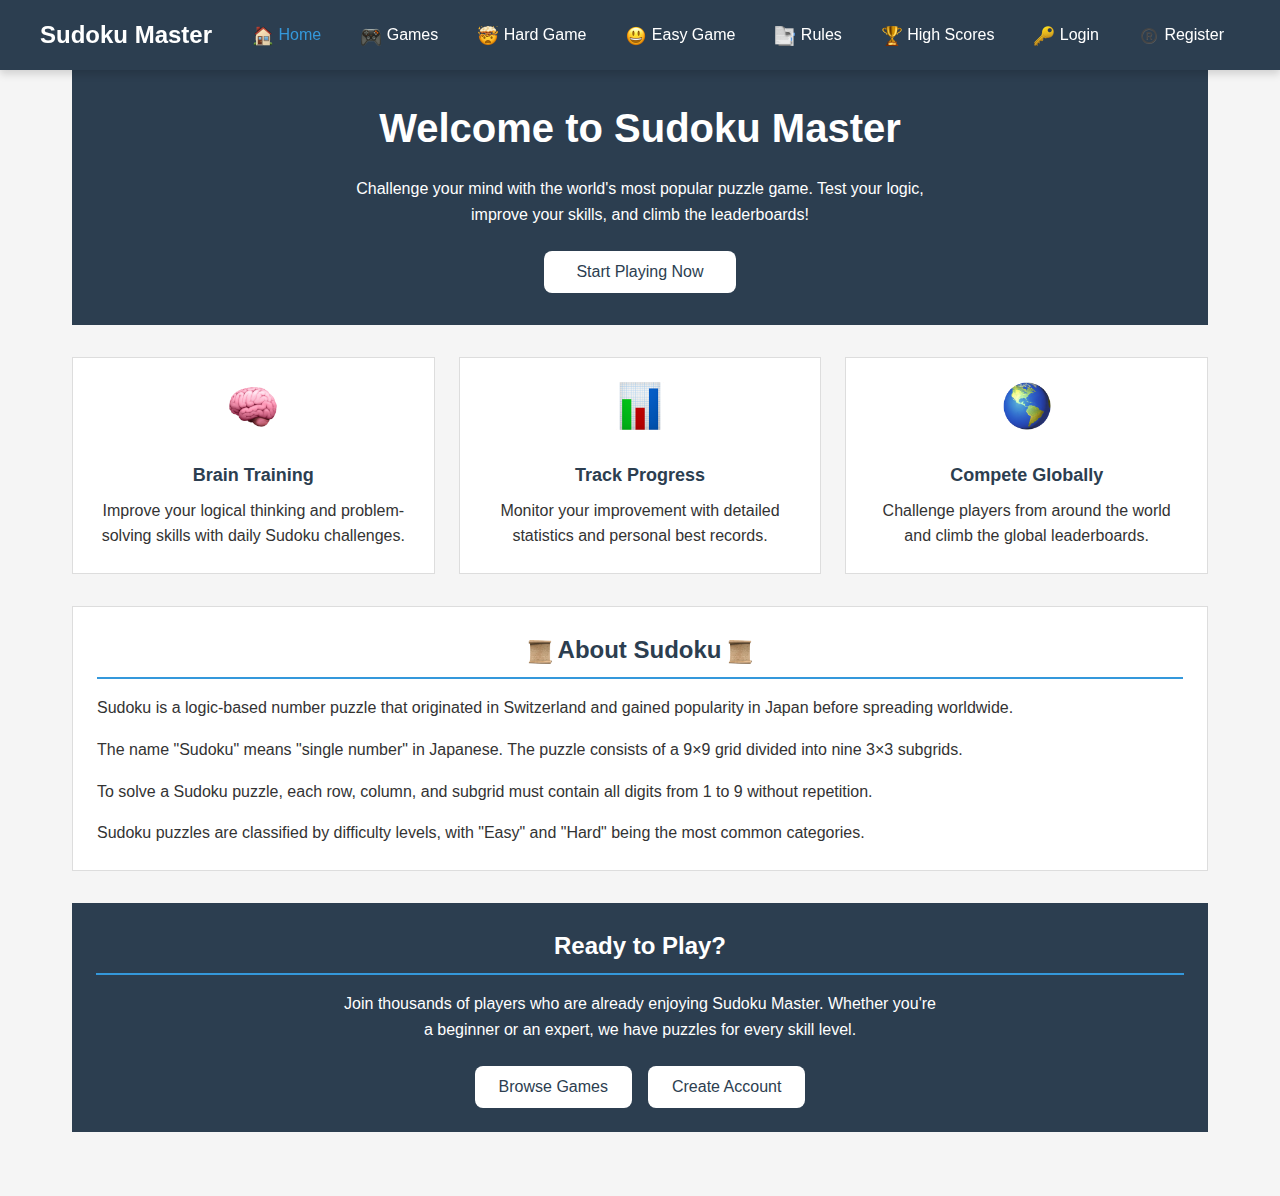
<file: index.html>
<!DOCTYPE html>
<html lang="en">

<head>
    <meta charset="UTF-8">
    <meta name="viewport" content="width=device-width, initial-scale=1.0">
    <title>Sudoku Master - Home</title>
    <link rel="stylesheet" href="common/variables.css">
    <link rel="stylesheet" href="common/common.css">
    <link rel="stylesheet" href="common/navbar.css">
    <link rel="stylesheet" href="common/home.css">
</head>

<body>
    <!-- Navigation Bar -->
    <nav class="navbar">
        <div class="nav-container">
            <div class="nav-brand">
                <a href="./">Sudoku Master</a>
            </div>
            <!-- Mobile navigation toggle (checkbox hack) -->
            <input type="checkbox" id="nav-toggle" class="nav-toggle-checkbox">
            <label for="nav-toggle" class="nav-toggle" aria-label="Toggle navigation">
                <img src="assets/icons/More.png" alt="Menu" class="nav-toggle-icon">
            </label>
            <ul class="nav-links">
                <li><a href="./" class="active"><img src="assets/icons/home.png" alt="Home" class="nav-icon">
                        Home</a></li>
                <li><a href="pages/selection/"><img src="assets/icons/Games.png" alt="Games" class="nav-icon">
                        Games</a>
                </li>
                <li><a href="pages/hard-game/"><img src="assets/icons/Hard-game.png" alt="Hard Game" class="nav-icon">
                        Hard Game</a></li>
                <li><a href="pages/easy-game/"><img src="assets/icons/Easy-game.png" alt="Easy Game" class="nav-icon">
                        Easy Game</a></li>
                <li><a href="pages/rules/"><img src="assets/icons/Rules.png" alt="Rules" class="nav-icon">
                        Rules</a>
                </li>
                <li><a href="pages/high-scores/"><img src="assets/icons/High-Scores.png" alt="High Scores"
                            class="nav-icon"> High Scores</a></li>
                <li><a href="pages/login/"><img src="assets/icons/Log-in.png" alt="Login" class="nav-icon">
                        Login</a>
                </li>
                <li><a href="pages/register/"><img src="assets/icons/Register.png" alt="Register" class="nav-icon">
                        Register</a></li>
            </ul>
        </div>
    </nav>

    <!-- Main Content -->
    <main>
        <!-- Welcome Section -->
        <section class="welcome">
            <h1>Welcome to Sudoku Master</h1>
            <p>Challenge your mind with the world's most popular puzzle game. Test your logic, improve your skills, and
                climb the leaderboards!</p>
            <a href="pages/selection/" class="btn">Start Playing Now</a>
        </section>

        <!-- Features Section -->
        <section class="features">
            <div class="feature-card">
                <div class="feature-icon">
                    <img src="assets/icons/Brain-Training.png" alt="Brain Training" style="width: 48px; height: 48px;">
                </div>
                <h3>Brain Training</h3>
                <p>Improve your logical thinking and problem-solving skills with daily Sudoku challenges.</p>
            </div>

            <div class="feature-card">
                <div class="feature-icon">
                    <img src="assets/icons/Track-Progress.png" alt="Track Progress" style="width: 48px; height: 48px;">
                </div>
                <h3>Track Progress</h3>
                <p>Monitor your improvement with detailed statistics and personal best records.</p>
            </div>

            <div class="feature-card">
                <div class="feature-icon">
                    <img src="assets/icons/Compete-Globally.png" alt="Compete Globally"
                        style="width: 48px; height: 48px;">
                </div>
                <h3>Compete Globally</h3>
                <p>Challenge players from around the world and climb the global leaderboards.</p>
            </div>
        </section>

        <!-- Sudoku History -->
        <section class="sudoku-history">
            <h2>
                <img src="assets/icons/history.png" alt="History"
                    style="width: 24px; height: 24px; vertical-align: middle;">
                About Sudoku
                <img src="assets/icons/history.png" alt="History"
                    style="width: 24px; height: 24px; vertical-align: middle;">
            </h2>
            <p>Sudoku is a logic-based number puzzle that originated in Switzerland and gained popularity in Japan
                before spreading worldwide.</p>
            <p>The name "Sudoku" means "single number" in Japanese. The puzzle consists of a 9×9 grid divided into nine
                3×3 subgrids.</p>
            <p>To solve a Sudoku puzzle, each row, column, and subgrid must contain all digits from 1 to 9 without
                repetition.</p>
            <p>Sudoku puzzles are classified by difficulty levels, with "Easy" and "Hard" being the most common
                categories.</p>
        </section>

        <!-- Call to Action -->
        <section class="cta">
            <h2>Ready to Play?</h2>
            <p>Join thousands of players who are already enjoying Sudoku Master. Whether you're a beginner or an expert,
                we have puzzles for every skill level.</p>
            <div class="cta-buttons">
                <a href="pages/selection/" class="btn">Browse Games</a>
                <a href="pages/register/" class="btn">Create Account</a>
            </div>
        </section>
    </main>

</body>

</html>
</file>
<file: common/variables.css>
/* CSS Variables for Sudoku Master */
:root {
    /* Color Palette */
    --primary-color: #2c3e50;
    /* Dark blue - main color */
    --secondary-color: #3498db;
    /* Light blue - accent color */
    --accent-color: #2ecc71;
    /* Green - for correct/completed */
    --background-color: #f5f5f5;
    /* Light gray background */
    --text-color: #333333;
    /* Dark gray text */
    --light-text: #ffffff;
    /* White text for dark backgrounds */
    --border-color: #dddddd;
    /* Light gray borders */
    --cell-border: #cccccc;
    /* Cell borders */
    --subgrid-border: #999999;
    /* Subgrid borders */

    --font-family: 'Arial', sans-serif;
    --font-size-base: 16px;
    --font-size-small: 14px;
    --font-size-large: 18px;
    --font-size-xlarge: 24px;
    --font-size-xxlarge: 32px;

    /* Spacing */
    --spacing-xs: 1px;
    --spacing-sm: 8px;
    --spacing-md: 16px;
    --spacing-lg: 24px;
    --spacing-xl: 32px;
    --spacing-xxl: 48px;

    /* Border Radius */
    --border-radius-sm: 4px;
    --border-radius-md: 8px;
    --border-radius-lg: 12px;

    /* Shadows */
    --shadow-sm: 0 2px 4px rgba(0, 0, 0, 0.1);
    --shadow-md: 0 4px 8px rgba(0, 0, 0, 0.15);
    --shadow-lg: 0 8px 16px rgba(0, 0, 0, 0.2);

    /* Transitions speed*/
    --transition-fast: 0.2s ease;
    --transition-normal: 0.3s ease;
    --transition-slow: 0.5s ease;
}
</file>
<file: common/common.css>
/* Common Styles for Sudoku Master */
@import url('variables.css');

* {
    margin: 0;
    padding: 0;
    box-sizing: border-box;
}

body {
    font-family: var(--font-family);
    font-size: var(--font-size-base);
    color: var(--text-color);
    background-color: var(--background-color);
    line-height: 1.6;
    min-height: 100vh;
    display: flex;
    flex-direction: column;
}

/* Main Content Area */
main {
    flex: 1;
    padding: var(--spacing-xl);
    max-width: 1200px;
    margin: 0 auto;
    width: 100%;
}

/* Headings */
h1,
h2,
h3,
h4,
h5,
h6 {
    color: var(--primary-color);
    margin-bottom: var(--spacing-md);
    font-weight: 600;
}

h1 {
    font-size: var(--font-size-xxlarge);
    text-align: center;
    margin: var(--spacing-xl) 0;
}

h2 {
    font-size: var(--font-size-xlarge);
    border-bottom: 2px solid var(--secondary-color);
    padding-bottom: var(--spacing-sm);
}

h3 {
    font-size: var(--font-size-large);
}

p {
    margin-bottom: var(--spacing-md);
}

a {
    color: var(--secondary-color);
    text-decoration: none;
    transition: color var(--transition-fast);
}

a:hover {
    color: var(--accent-color);
}

/* Buttons */
button,
.btn {
    background-color: var(--secondary-color);
    color: var(--light-text);
    border: none;
    padding: var(--spacing-sm) var(--spacing-lg);
    border-radius: var(--border-radius-md);
    font-size: var(--font-size-base);
    cursor: pointer;
    transition: all var(--transition-normal);
    display: inline-block;
    text-align: center;
}

button:hover,
.btn:hover {
    background-color: var(--accent-color);
    transform: translateY(-5px);
    box-shadow: var(--shadow-lg);
}

button:active,
.btn:active {
    transform: translateY(0);
}

/* Forms (mainly used in login and register page)*/
form {
    background-color: white;
    padding: var(--spacing-xl);
    border-radius: var(--border-radius-lg);
    box-shadow: var(--shadow-md);
    max-width: 400px;
    margin: 0 auto;
}

.form-group {
    margin-bottom: var(--spacing-lg);
}

label {
    display: block;
    margin-bottom: var(--spacing-xs);
    font-weight: 600;
    color: var(--primary-color);
}

input[type="text"],
input[type="password"],
input[type="email"] {
    width: 100%;
    padding: var(--spacing-sm);
    border: 1px solid var(--border-color);
    border-radius: var(--border-radius-sm);
    font-size: var(--font-size-base);
    transition: border-color var(--transition-fast);
}

input[type="text"]:focus,
input[type="password"]:focus,
input[type="email"]:focus {
    outline: none;
    border-color: var(--secondary-color);
    box-shadow: 0 0 0 2px rgba(52, 152, 219, 0.2);
}

/* Cards */
.card {
    background-color: white;
    border-radius: var(--border-radius-md);
    box-shadow: var(--shadow-sm);
    padding: var(--spacing-lg);
    transition: transform var(--transition-normal), box-shadow var(--transition-normal);
}

.card:hover {
    transform: translateY(-4px);
    box-shadow: var(--shadow-md);
}

/* Lists */
ul,
ol {
    margin-left: var(--spacing-xl);
    margin-bottom: var(--spacing-md);
}

li {
    margin-bottom: var(--spacing-sm);
}

/* Tables */
table {
    width: 100%;
    border-collapse: collapse;
    margin-bottom: var(--spacing-lg);
}

th,
td {
    padding: var(--spacing-sm);
    text-align: left;
    border-bottom: 1px solid var(--border-color);
}

th {
    background-color: var(--primary-color);
    color: var(--light-text);
    font-weight: 600;
}

tr:nth-child(even) {
    background-color: rgba(0, 0, 0, 0.02);
}

tr:hover {
    background-color: rgba(52, 152, 219, 0.1);
}

/* Utility Classes */
.container {
    max-width: 1200px;
    margin: 0 auto;
    padding: 0 var(--spacing-md);
}

.text-center {
    text-align: center;
}

/* Responsive Design */
@media (max-width: 768px) {
    main {
        padding: var(--spacing-md);
    }

    h1 {
        font-size: var(--font-size-xlarge);
        margin: var(--spacing-lg) 0;
    }

    h2 {
        font-size: var(--font-size-large);
    }

    form {
        padding: var(--spacing-lg);
    }
}
</file>
<file: common/navbar.css>
/* Navigation Bar Styles */
@import url('variables.css');

/* Desktop Navigation */
.navbar {
    background-color: var(--primary-color);
    color: var(--light-text);
    padding: var(--spacing-md) var(--spacing-xl);
    position: fixed;
    top: 0;
    left: 0;
    right: 0;
    z-index: 1000;
    box-shadow: var(--shadow-md);
}

.nav-container {
    max-width: 1200px;
    margin: 0 auto;
    display: flex;
    justify-content: space-between;
    align-items: center;
}

/* Logo/Brand */
.nav-brand {
    display: flex;
    align-items: center;
    gap: var(--spacing-sm);
}

.nav-brand a {
    color: var(--light-text);
    font-size: var(--font-size-xlarge);
    font-weight: 700;
    text-decoration: none;
    transition: color var(--transition-fast);
}

.nav-brand a:hover {
    color: var(--secondary-color);
    text-decoration: none;
}

/* Desktop Navigation Links */
.nav-links {
    display: flex;
    list-style: none;
    gap: var(--spacing-sm);
    margin: 0;
    padding: 0;
    flex-wrap: wrap;
    justify-content: flex-end;
}

.nav-links li {
    margin: 0;
}

.nav-links a {
    color: var(--light-text);
    text-decoration: none;
    padding: var(--spacing-sm) var(--spacing-md);
    transition: color var(--transition-fast);
    font-weight: 500;
    white-space: nowrap;
}

.nav-links a:hover {
    color: var(--secondary-color);
}

/* Current Page Indicator */
.nav-links a.active {
    color: var(--secondary-color);
}

/* Mobile Navigation Toggle (Checkbox Hack) */
.nav-toggle-checkbox {
    display: none;
}

.nav-toggle {
    display: none;
    background: none;
    border: none;
    color: var(--light-text);
    font-size: var(--font-size-xlarge);
    cursor: pointer;
    padding: var(--spacing-xs);
}

/* Navigation Icons */
.nav-icon {
    width: 20px;
    height: 20px;
    margin-right: var(--spacing-xs);
    vertical-align: middle;
}

.nav-toggle-icon {
    width: 24px;
    height: 24px;
}

/* Mobile Navigation */
@media (max-width: 768px) {
    .navbar {
        padding: var(--spacing-sm) var(--spacing-md);
    }

    .nav-container {
        flex-wrap: wrap;
    }

    .nav-toggle {
        display: block;
    }

    .nav-links {
        display: none;
        flex-direction: column;
        width: 100%;
        margin-top: var(--spacing-md);
        gap: var(--spacing-sm);
    }

    /* Checkbox hack: show menu when checkbox is checked */
    .nav-toggle-checkbox:checked~.nav-links {
        display: flex;
    }

    .nav-links li {
        width: 100%;
    }

    .nav-links a {
        display: block;
        padding: var(--spacing-md);
        text-align: center;
        border-radius: var(--border-radius-sm);
    }
}
</file>
<file: common/home.css>
/* Home Page Styles */
@import url('variables.css');

/* Welcome Section */
.welcome {
    text-align: center;
    padding: var(--spacing-xl) 0;
    background-color: var(--primary-color);
    color: var(--light-text);
    margin-bottom: var(--spacing-xl);
}

.welcome h1 {
    color: var(--light-text);
    font-size: 2.5rem;
    margin-bottom: var(--spacing-md);
}

.welcome p {
    font-size: var(--font-size-base);
    max-width: 600px;
    margin: 0 auto var(--spacing-lg);
}

.welcome .btn {
    background-color: var(--light-text);
    color: var(--primary-color);
    font-size: var(--font-size-base);
    padding: var(--spacing-sm) var(--spacing-xl);
    border-radius: var(--border-radius-md);
    font-weight: normal;
}

.welcome .btn:hover {
    background-color: var(--accent-color);
    color: var(--light-text);
    transform: translateY(-5px);
    box-shadow: var(--shadow-lg);
}

/* Features Section */
.features {
    display: grid;
    grid-template-columns: repeat(auto-fit, minmax(250px, 1fr));
    gap: var(--spacing-lg);
    margin-bottom: var(--spacing-xl);
}

.feature-card {
    background-color: white;
    border: 1px solid var(--border-color);
    padding: var(--spacing-lg);
    text-align: center;
}

.feature-icon {
    font-size: 2rem;
    color: var(--secondary-color);
    margin-bottom: var(--spacing-md);
}

.feature-card h3 {
    color: var(--primary-color);
    margin-bottom: var(--spacing-sm);
}

.feature-card p {
    color: var(--text-color);
    margin-bottom: 0;
}

/* Sudoku History */
.sudoku-history {
    background-color: white;
    border: 1px solid var(--border-color);
    padding: var(--spacing-lg);
    margin-bottom: var(--spacing-xl);
}

.sudoku-history h2 {
    text-align: center;
    margin-bottom: var(--spacing-md);
}

.sudoku-history p {
    margin-bottom: var(--spacing-md);
}

.sudoku-history p:last-child {
    margin-bottom: 0;
}

/* Call to Action */
.cta {
    text-align: center;
    padding: var(--spacing-lg);
    background-color: var(--primary-color);
    color: var(--light-text);
    margin-bottom: var(--spacing-xl);
}

.cta h2 {
    color: var(--light-text);
    margin-bottom: var(--spacing-md);
}

.cta p {
    max-width: 600px;
    margin: 0 auto var(--spacing-lg);
    font-size: var(--font-size-base);
}

.cta-buttons {
    display: flex;
    gap: var(--spacing-md);
    justify-content: center;
    flex-wrap: wrap;
}

.cta .btn {
    background-color: var(--light-text);
    color: var(--primary-color);
    font-size: var(--font-size-base);
    padding: var(--spacing-sm) var(--spacing-lg);
}

.cta .btn.secondary {
    background-color: var(--secondary-color);
    color: var(--light-text);
}

.cta .btn:hover {
    background-color: var(--accent-color);
    color: var(--light-text);
    transform: translateY(-5px);
    box-shadow: var(--shadow-lg);
}

/* Responsive Design */
@media (max-width: 768px) {
    .welcome h1 {
        font-size: 2rem;
    }

    .features {
        grid-template-columns: 1fr;
    }

    .cta-buttons {
        flex-direction: column;
        align-items: center;
    }

    .cta .btn {
        width: 100%;
        max-width: 250px;
    }
}
</file>
